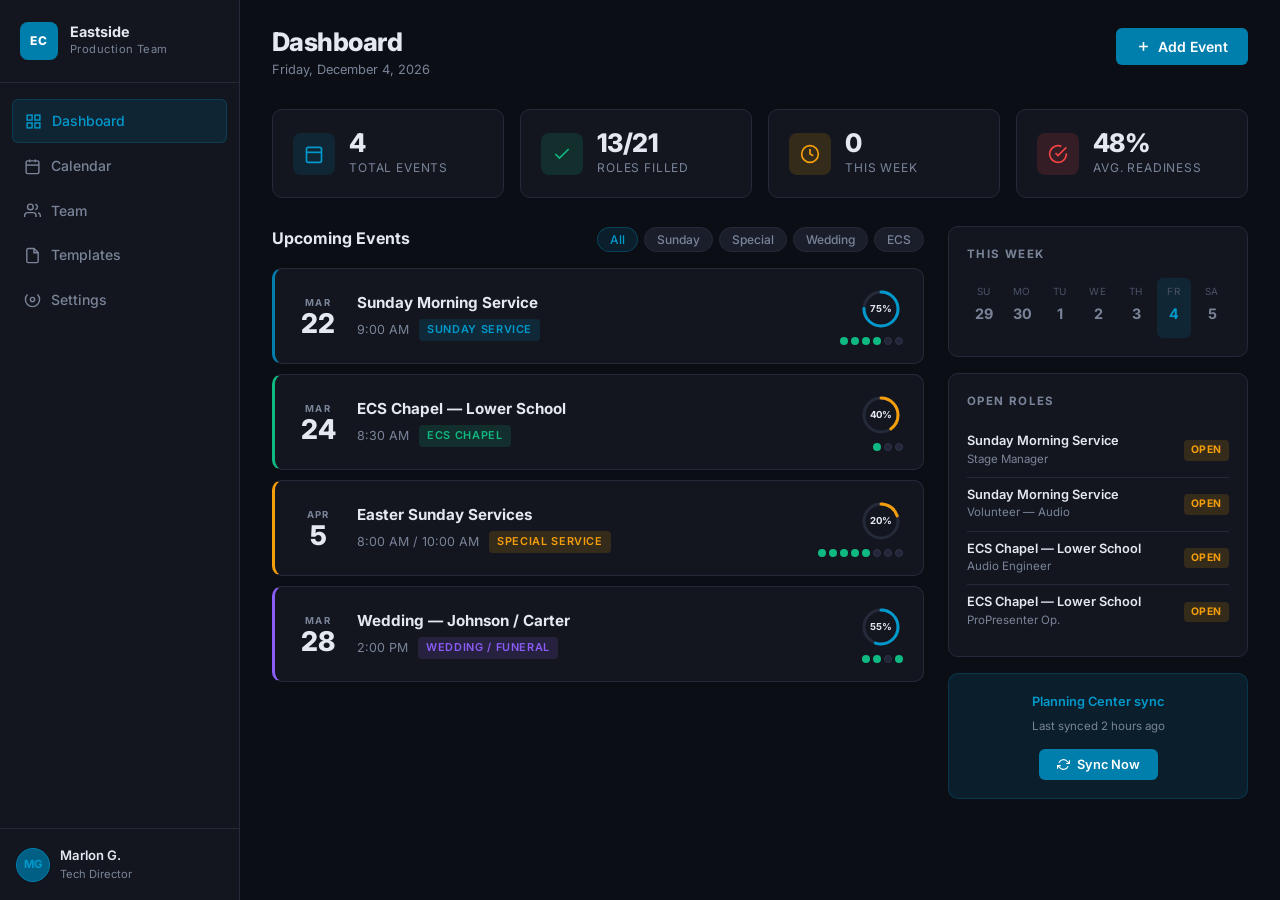
<file: index.html>
<!DOCTYPE html>
<html lang="en">
<head>
  <meta charset="UTF-8" />
  <meta name="viewport" content="width=device-width, initial-scale=1.0" />
  <title>Production Manager — Eastside Church</title>
  <link rel="stylesheet" href="styles.css" />
  <link rel="preconnect" href="https://fonts.googleapis.com" />
  <link rel="stylesheet" href="https://fonts.googleapis.com/css2?family=Inter:wght@400;500;600;700;800&display=swap" />
</head>
<body>

  <!-- SIDEBAR -->
  <aside class="sidebar">
    <div class="sidebar-brand">
      <div class="brand-mark">EC</div>
      <div>
        <div class="brand-name">Eastside</div>
        <div class="brand-sub">Production Team</div>
      </div>
    </div>

    <nav class="sidebar-nav">
      <a href="index.html" class="nav-item active">
        <svg viewBox="0 0 24 24" fill="none" stroke="currentColor" stroke-width="2"><rect x="3" y="3" width="7" height="7"/><rect x="14" y="3" width="7" height="7"/><rect x="3" y="14" width="7" height="7"/><rect x="14" y="14" width="7" height="7"/></svg>
        Dashboard
      </a>
      <a href="#" class="nav-item">
        <svg viewBox="0 0 24 24" fill="none" stroke="currentColor" stroke-width="2"><rect x="3" y="4" width="18" height="18" rx="2"/><line x1="16" y1="2" x2="16" y2="6"/><line x1="8" y1="2" x2="8" y2="6"/><line x1="3" y1="10" x2="21" y2="10"/></svg>
        Calendar
      </a>
      <a href="#" class="nav-item">
        <svg viewBox="0 0 24 24" fill="none" stroke="currentColor" stroke-width="2"><path d="M17 21v-2a4 4 0 0 0-4-4H5a4 4 0 0 0-4 4v2"/><circle cx="9" cy="7" r="4"/><path d="M23 21v-2a4 4 0 0 0-3-3.87"/><path d="M16 3.13a4 4 0 0 1 0 7.75"/></svg>
        Team
      </a>
      <a href="#" class="nav-item">
        <svg viewBox="0 0 24 24" fill="none" stroke="currentColor" stroke-width="2"><path d="M14 2H6a2 2 0 0 0-2 2v16a2 2 0 0 0 2 2h12a2 2 0 0 0 2-2V8z"/><polyline points="14 2 14 8 20 8"/></svg>
        Templates
      </a>
      <a href="#" class="nav-item">
        <svg viewBox="0 0 24 24" fill="none" stroke="currentColor" stroke-width="2"><circle cx="12" cy="12" r="3"/><path d="M19.07 4.93a10 10 0 1 1-14.14 0"/></svg>
        Settings
      </a>
    </nav>

    <div class="sidebar-footer">
      <div class="user-pill">
        <div class="user-avatar">MG</div>
        <div>
          <div class="user-name">Marlon G.</div>
          <div class="user-role">Tech Director</div>
        </div>
      </div>
    </div>
  </aside>

  <!-- MAIN -->
  <main class="main">

    <!-- TOPBAR -->
    <div class="topbar">
      <div class="topbar-left">
        <h1 class="page-title">Dashboard</h1>
        <div class="page-date" id="pageDate"></div>
      </div>
      <div class="topbar-right">
        <button class="btn-add" onclick="openAddModal()">
          <svg viewBox="0 0 24 24" fill="none" stroke="currentColor" stroke-width="2.5"><line x1="12" y1="5" x2="12" y2="19"/><line x1="5" y1="12" x2="19" y2="12"/></svg>
          Add Event
        </button>
      </div>
    </div>

    <!-- STATS ROW -->
    <div class="stats-row" id="statsRow"></div>

    <!-- CONTENT GRID -->
    <div class="content-grid">

      <!-- UPCOMING EVENTS -->
      <section class="events-section">
        <div class="section-header">
          <h2>Upcoming Events</h2>
          <div class="filter-pills">
            <button class="pill active" data-filter="all">All</button>
            <button class="pill" data-filter="sunday">Sunday</button>
            <button class="pill" data-filter="special">Special</button>
            <button class="pill" data-filter="wedding">Wedding</button>
            <button class="pill" data-filter="ecs">ECS</button>
          </div>
        </div>
        <div class="event-list" id="eventList"></div>
      </section>

      <!-- SIDEBAR PANELS -->
      <aside class="right-panel">

        <!-- THIS WEEK MINI CALENDAR -->
        <div class="panel">
          <div class="panel-title">This Week</div>
          <div class="week-strip" id="weekStrip"></div>
        </div>

        <!-- OPEN ROLES -->
        <div class="panel">
          <div class="panel-title">Open Roles</div>
          <div class="open-roles" id="openRoles"></div>
        </div>

        <!-- QUICK ADD -->
        <div class="panel panel-cta">
          <p class="cta-label">Planning Center sync</p>
          <p class="cta-sub">Last synced 2 hours ago</p>
          <button class="btn-sync">
            <svg viewBox="0 0 24 24" fill="none" stroke="currentColor" stroke-width="2"><polyline points="23 4 23 10 17 10"/><polyline points="1 20 1 14 7 14"/><path d="M3.51 9a9 9 0 0 1 14.85-3.36L23 10M1 14l4.64 4.36A9 9 0 0 0 20.49 15"/></svg>
            Sync Now
          </button>
        </div>

      </aside>
    </div>

  </main>

  <!-- ADD EVENT MODAL -->
  <div class="modal-overlay" id="addModal">
    <div class="modal">
      <div class="modal-header">
        <h3>Add New Event</h3>
        <button class="modal-close" onclick="closeAddModal()">&times;</button>
      </div>
      <form class="modal-form" onsubmit="handleAddEvent(event)">
        <div class="form-row">
          <label>Event Name *</label>
          <input type="text" id="newEventName" placeholder="e.g. Sunday Morning Service" required />
        </div>
        <div class="form-row-2">
          <div class="form-row">
            <label>Date *</label>
            <input type="date" id="newEventDate" required />
          </div>
          <div class="form-row">
            <label>Time</label>
            <input type="time" id="newEventTime" value="09:00" />
          </div>
        </div>
        <div class="form-row">
          <label>Event Type *</label>
          <select id="newEventType" required>
            <option value="">Select type</option>
            <option value="sunday">Sunday Service</option>
            <option value="special">Special Service</option>
            <option value="wedding">Wedding / Funeral</option>
            <option value="ecs-chapel">ECS Chapel</option>
            <option value="ecs-performance">ECS Performance</option>
          </select>
        </div>
        <div class="form-row">
          <label>Notes</label>
          <textarea id="newEventNotes" rows="2" placeholder="Any quick context..."></textarea>
        </div>
        <button type="submit" class="btn-submit">Create Event</button>
      </form>
    </div>
  </div>

  <script src="data.js"></script>
  <script src="app.js"></script>
</body>
</html>
</file>
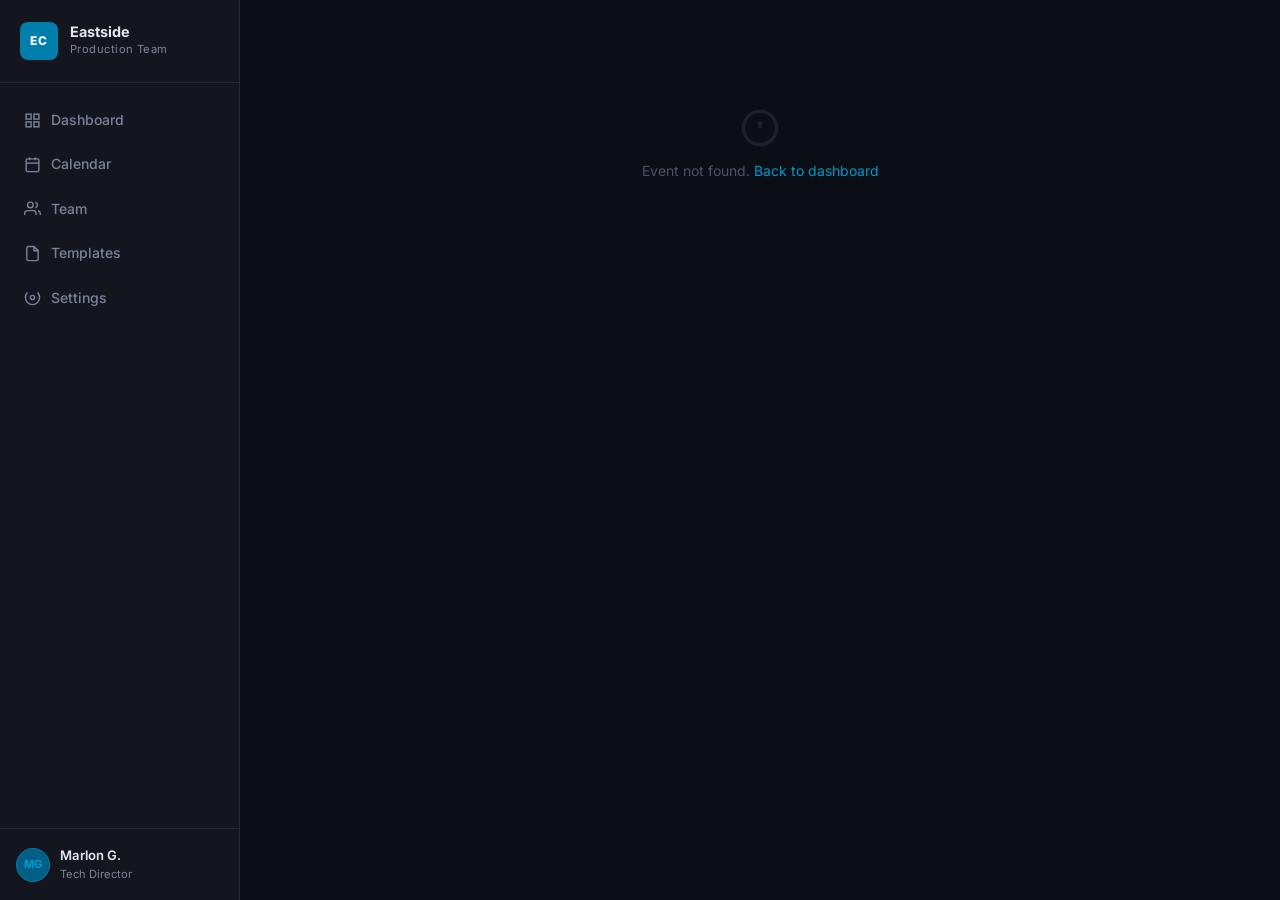
<file: event.html>
<!DOCTYPE html>
<html lang="en">
<head>
  <meta charset="UTF-8" />
  <meta name="viewport" content="width=device-width, initial-scale=1.0" />
  <title>Event Detail — Production Manager</title>
  <link rel="stylesheet" href="styles.css" />
  <link rel="preconnect" href="https://fonts.googleapis.com" />
  <link rel="stylesheet" href="https://fonts.googleapis.com/css2?family=Inter:wght@400;500;600;700;800&display=swap" />
</head>
<body>

  <!-- SIDEBAR -->
  <aside class="sidebar">
    <div class="sidebar-brand">
      <div class="brand-mark">EC</div>
      <div>
        <div class="brand-name">Eastside</div>
        <div class="brand-sub">Production Team</div>
      </div>
    </div>

    <nav class="sidebar-nav">
      <a href="index.html" class="nav-item">
        <svg viewBox="0 0 24 24" fill="none" stroke="currentColor" stroke-width="2"><rect x="3" y="3" width="7" height="7"/><rect x="14" y="3" width="7" height="7"/><rect x="3" y="14" width="7" height="7"/><rect x="14" y="14" width="7" height="7"/></svg>
        Dashboard
      </a>
      <a href="#" class="nav-item">
        <svg viewBox="0 0 24 24" fill="none" stroke="currentColor" stroke-width="2"><rect x="3" y="4" width="18" height="18" rx="2"/><line x1="16" y1="2" x2="16" y2="6"/><line x1="8" y1="2" x2="8" y2="6"/><line x1="3" y1="10" x2="21" y2="10"/></svg>
        Calendar
      </a>
      <a href="#" class="nav-item">
        <svg viewBox="0 0 24 24" fill="none" stroke="currentColor" stroke-width="2"><path d="M17 21v-2a4 4 0 0 0-4-4H5a4 4 0 0 0-4 4v2"/><circle cx="9" cy="7" r="4"/><path d="M23 21v-2a4 4 0 0 0-3-3.87"/><path d="M16 3.13a4 4 0 0 1 0 7.75"/></svg>
        Team
      </a>
      <a href="#" class="nav-item">
        <svg viewBox="0 0 24 24" fill="none" stroke="currentColor" stroke-width="2"><path d="M14 2H6a2 2 0 0 0-2 2v16a2 2 0 0 0 2 2h12a2 2 0 0 0 2-2V8z"/><polyline points="14 2 14 8 20 8"/></svg>
        Templates
      </a>
      <a href="#" class="nav-item">
        <svg viewBox="0 0 24 24" fill="none" stroke="currentColor" stroke-width="2"><circle cx="12" cy="12" r="3"/><path d="M19.07 4.93a10 10 0 1 1-14.14 0"/></svg>
        Settings
      </a>
    </nav>

    <div class="sidebar-footer">
      <div class="user-pill">
        <div class="user-avatar">MG</div>
        <div>
          <div class="user-name">Marlon G.</div>
          <div class="user-role">Tech Director</div>
        </div>
      </div>
    </div>
  </aside>

  <!-- MAIN -->
  <main class="main">

    <!-- EVENT HEADER -->
    <div class="event-topbar">
      <a href="index.html" class="back-link">
        <svg viewBox="0 0 24 24" fill="none" stroke="currentColor" stroke-width="2.5"><polyline points="15 18 9 12 15 6"/></svg>
        Back to Dashboard
      </a>
      <div class="event-header" id="eventHeader"></div>
    </div>

    <!-- PROGRESS BAR -->
    <div class="progress-wrap">
      <div class="progress-label">
        <span>Event Readiness</span>
        <span id="progressPct">0%</span>
      </div>
      <div class="progress-track">
        <div class="progress-fill" id="progressFill"></div>
      </div>
    </div>

    <!-- TABS -->
    <div class="tabs">
      <button class="tab active" data-tab="av">
        <svg viewBox="0 0 24 24" fill="none" stroke="currentColor" stroke-width="2"><polygon points="11 5 6 9 2 9 2 15 6 15 11 19 11 5"/><path d="M19.07 4.93a10 10 0 0 1 0 14.14"/><path d="M15.54 8.46a5 5 0 0 1 0 7.07"/></svg>
        AV Setup
      </button>
      <button class="tab" data-tab="lighting">
        <svg viewBox="0 0 24 24" fill="none" stroke="currentColor" stroke-width="2"><circle cx="12" cy="12" r="5"/><line x1="12" y1="1" x2="12" y2="3"/><line x1="12" y1="21" x2="12" y2="23"/><line x1="4.22" y1="4.22" x2="5.64" y2="5.64"/><line x1="18.36" y1="18.36" x2="19.78" y2="19.78"/><line x1="1" y1="12" x2="3" y2="12"/><line x1="21" y1="12" x2="23" y2="12"/><line x1="4.22" y1="19.78" x2="5.64" y2="18.36"/><line x1="18.36" y1="5.64" x2="19.78" y2="4.22"/></svg>
        Lighting & Projection
      </button>
      <button class="tab" data-tab="stage">
        <svg viewBox="0 0 24 24" fill="none" stroke="currentColor" stroke-width="2"><rect x="2" y="7" width="20" height="15" rx="2"/><polyline points="17 2 12 7 7 2"/></svg>
        Stage Setup
      </button>
      <button class="tab" data-tab="team">
        <svg viewBox="0 0 24 24" fill="none" stroke="currentColor" stroke-width="2"><path d="M17 21v-2a4 4 0 0 0-4-4H5a4 4 0 0 0-4 4v2"/><circle cx="9" cy="7" r="4"/><path d="M23 21v-2a4 4 0 0 0-3-3.87"/><path d="M16 3.13a4 4 0 0 1 0 7.75"/></svg>
        Team
      </button>
    </div>

    <!-- TAB PANELS -->
    <div class="tab-panels">
      <div class="tab-panel active" id="panel-av"></div>
      <div class="tab-panel" id="panel-lighting"></div>
      <div class="tab-panel" id="panel-stage"></div>
      <div class="tab-panel" id="panel-team"></div>
    </div>

  </main>

  <script src="data.js"></script>
  <script src="event.js"></script>
</body>
</html>
</file>
<file: styles.css>
/* =====================================================
   GENERAL EVENT MANAGER — Production Team
   Eastside Church | Dark Dashboard Aesthetic
   ===================================================== */

*, *::before, *::after { box-sizing: border-box; margin: 0; padding: 0; }

:root {
  /* Brand */
  --blue:         #007eac;
  --blue-bright:  #0099cc;
  --blue-dim:     #005f85;
  --blue-glow:    rgba(0, 126, 172, 0.15);

  /* Surfaces */
  --bg:           #0c0e15;
  --surface:      #13161f;
  --surface-2:    #1a1e2b;
  --surface-3:    #222638;
  --border:       #252a3a;
  --border-light: #2e3448;

  /* Text */
  --text:         #e4e8f0;
  --text-muted:   #7a8499;
  --text-dim:     #4a5268;

  /* Status colors */
  --green:        #10b981;
  --green-dim:    rgba(16, 185, 129, 0.15);
  --amber:        #f59e0b;
  --amber-dim:    rgba(245, 158, 11, 0.15);
  --red:          #ef4444;
  --red-dim:      rgba(239, 68, 68, 0.15);
  --purple:       #8b5cf6;
  --purple-dim:   rgba(139, 92, 246, 0.15);

  /* Event type accent colors */
  --type-sunday:      #007eac;
  --type-special:     #f59e0b;
  --type-wedding:     #8b5cf6;
  --type-ecs:         #10b981;
  --type-ecs-perf:    #f97316;

  /* Layout */
  --sidebar-w:    240px;
  --radius:       10px;
  --radius-sm:    6px;
  --shadow:       0 4px 24px rgba(0,0,0,0.4);
  --font:         'Inter', system-ui, -apple-system, sans-serif;
}

html { scroll-behavior: smooth; }

body {
  background: var(--bg);
  color: var(--text);
  font-family: var(--font);
  font-size: 15px;
  line-height: 1.6;
  display: flex;
  min-height: 100vh;
}

a { color: var(--blue-bright); text-decoration: none; }

/* =====================================================
   SIDEBAR
   ===================================================== */
.sidebar {
  width: var(--sidebar-w);
  min-height: 100vh;
  background: var(--surface);
  border-right: 1px solid var(--border);
  display: flex;
  flex-direction: column;
  position: fixed;
  top: 0;
  left: 0;
  bottom: 0;
  z-index: 50;
}

.sidebar-brand {
  display: flex;
  align-items: center;
  gap: 12px;
  padding: 22px 20px;
  border-bottom: 1px solid var(--border);
}

.brand-mark {
  width: 38px;
  height: 38px;
  background: var(--blue);
  border-radius: 8px;
  display: flex;
  align-items: center;
  justify-content: center;
  font-size: 0.75rem;
  font-weight: 800;
  letter-spacing: 0.05em;
  color: #fff;
  flex-shrink: 0;
}

.brand-name {
  font-size: 0.9rem;
  font-weight: 700;
  color: var(--text);
  line-height: 1.2;
}

.brand-sub {
  font-size: 0.7rem;
  color: var(--text-muted);
  letter-spacing: 0.04em;
}

.sidebar-nav {
  flex: 1;
  padding: 16px 12px;
  display: flex;
  flex-direction: column;
  gap: 2px;
}

.nav-item {
  display: flex;
  align-items: center;
  gap: 10px;
  padding: 10px 12px;
  border-radius: var(--radius-sm);
  color: var(--text-muted);
  font-size: 0.875rem;
  font-weight: 500;
  transition: background 0.15s, color 0.15s;
  cursor: pointer;
}

.nav-item svg {
  width: 17px;
  height: 17px;
  flex-shrink: 0;
}

.nav-item:hover {
  background: var(--surface-2);
  color: var(--text);
}

.nav-item.active {
  background: var(--blue-glow);
  color: var(--blue-bright);
  border: 1px solid rgba(0, 153, 204, 0.2);
}

.sidebar-footer {
  padding: 16px;
  border-top: 1px solid var(--border);
}

.user-pill {
  display: flex;
  align-items: center;
  gap: 10px;
}

.user-avatar {
  width: 34px;
  height: 34px;
  background: var(--blue-dim);
  border: 1px solid var(--blue);
  border-radius: 50%;
  display: flex;
  align-items: center;
  justify-content: center;
  font-size: 0.7rem;
  font-weight: 700;
  color: var(--blue-bright);
  flex-shrink: 0;
}

.user-name {
  font-size: 0.82rem;
  font-weight: 600;
  color: var(--text);
}

.user-role {
  font-size: 0.7rem;
  color: var(--text-muted);
}

/* =====================================================
   MAIN
   ===================================================== */
.main {
  flex: 1;
  margin-left: var(--sidebar-w);
  min-height: 100vh;
  padding: 28px 32px;
  max-width: 1300px;
}

/* =====================================================
   TOPBAR
   ===================================================== */
.topbar {
  display: flex;
  align-items: flex-start;
  justify-content: space-between;
  margin-bottom: 28px;
}

.topbar-left {}
.page-title {
  font-size: 1.6rem;
  font-weight: 800;
  color: var(--text);
  letter-spacing: -0.02em;
  line-height: 1.1;
}

.page-date {
  font-size: 0.8rem;
  color: var(--text-muted);
  margin-top: 4px;
}

.btn-add {
  display: flex;
  align-items: center;
  gap: 7px;
  background: var(--blue);
  color: #fff;
  border: none;
  border-radius: var(--radius-sm);
  padding: 10px 20px;
  font-size: 0.875rem;
  font-weight: 600;
  font-family: var(--font);
  cursor: pointer;
  transition: background 0.15s, transform 0.1s;
}

.btn-add svg { width: 15px; height: 15px; }

.btn-add:hover {
  background: var(--blue-bright);
  transform: translateY(-1px);
}

/* =====================================================
   STATS ROW
   ===================================================== */
.stats-row {
  display: grid;
  grid-template-columns: repeat(4, 1fr);
  gap: 16px;
  margin-bottom: 28px;
}

.stat-card {
  background: var(--surface);
  border: 1px solid var(--border);
  border-radius: var(--radius);
  padding: 20px;
  display: flex;
  align-items: center;
  gap: 14px;
  transition: border-color 0.2s;
}

.stat-card:hover { border-color: var(--border-light); }

.stat-icon {
  width: 42px;
  height: 42px;
  border-radius: 8px;
  display: flex;
  align-items: center;
  justify-content: center;
  flex-shrink: 0;
}

.stat-icon svg { width: 20px; height: 20px; }

.stat-icon.blue  { background: var(--blue-glow); color: var(--blue-bright); }
.stat-icon.green { background: var(--green-dim); color: var(--green); }
.stat-icon.amber { background: var(--amber-dim); color: var(--amber); }
.stat-icon.red   { background: var(--red-dim);   color: var(--red); }

.stat-info {}
.stat-value {
  font-size: 1.6rem;
  font-weight: 800;
  color: var(--text);
  line-height: 1;
  letter-spacing: -0.02em;
}

.stat-label {
  font-size: 0.75rem;
  color: var(--text-muted);
  margin-top: 3px;
  text-transform: uppercase;
  letter-spacing: 0.07em;
}

/* =====================================================
   CONTENT GRID
   ===================================================== */
.content-grid {
  display: grid;
  grid-template-columns: 1fr 300px;
  gap: 24px;
  align-items: start;
}

/* =====================================================
   EVENTS SECTION
   ===================================================== */
.events-section {}

.section-header {
  display: flex;
  align-items: center;
  justify-content: space-between;
  margin-bottom: 16px;
}

.section-header h2 {
  font-size: 1rem;
  font-weight: 700;
  color: var(--text);
}

.filter-pills {
  display: flex;
  gap: 6px;
}

.pill {
  background: var(--surface-2);
  color: var(--text-muted);
  border: 1px solid var(--border);
  border-radius: 20px;
  padding: 4px 12px;
  font-size: 0.75rem;
  font-weight: 500;
  cursor: pointer;
  font-family: var(--font);
  transition: background 0.15s, color 0.15s, border-color 0.15s;
}

.pill:hover { background: var(--surface-3); color: var(--text); }

.pill.active {
  background: var(--blue-glow);
  color: var(--blue-bright);
  border-color: rgba(0,153,204,0.3);
}

.event-list {
  display: flex;
  flex-direction: column;
  gap: 10px;
}

.event-card {
  background: var(--surface);
  border: 1px solid var(--border);
  border-left: 3px solid transparent;
  border-radius: var(--radius);
  padding: 18px 20px;
  display: grid;
  grid-template-columns: auto 1fr auto;
  align-items: center;
  gap: 16px;
  cursor: pointer;
  transition: background 0.15s, border-color 0.2s, transform 0.15s;
  text-decoration: none;
  color: inherit;
}

.event-card:hover {
  background: var(--surface-2);
  transform: translateX(2px);
}

/* left border by type */
.event-card[data-type="sunday"]         { border-left-color: var(--type-sunday); }
.event-card[data-type="special"]        { border-left-color: var(--type-special); }
.event-card[data-type="wedding"]        { border-left-color: var(--type-wedding); }
.event-card[data-type="ecs-chapel"]     { border-left-color: var(--type-ecs); }
.event-card[data-type="ecs-performance"]{ border-left-color: var(--type-ecs-perf); }

.event-date-block {
  text-align: center;
  min-width: 46px;
}

.event-date-block .edb-month {
  font-size: 0.6rem;
  font-weight: 700;
  letter-spacing: 0.12em;
  text-transform: uppercase;
  color: var(--text-muted);
}

.event-date-block .edb-day {
  font-size: 1.7rem;
  font-weight: 800;
  color: var(--text);
  line-height: 1;
}

.event-info {}
.event-name {
  font-size: 0.95rem;
  font-weight: 700;
  color: var(--text);
  margin-bottom: 4px;
}

.event-meta {
  display: flex;
  align-items: center;
  gap: 10px;
  flex-wrap: wrap;
}

.event-time {
  font-size: 0.78rem;
  color: var(--text-muted);
}

.type-badge {
  font-size: 0.68rem;
  font-weight: 600;
  letter-spacing: 0.06em;
  text-transform: uppercase;
  border-radius: 4px;
  padding: 2px 8px;
}

.type-badge.sunday         { background: rgba(0,126,172,0.18); color: var(--blue-bright); }
.type-badge.special        { background: var(--amber-dim); color: var(--amber); }
.type-badge.wedding        { background: var(--purple-dim); color: var(--purple); }
.type-badge.ecs-chapel     { background: var(--green-dim); color: var(--green); }
.type-badge.ecs-performance{ background: rgba(249,115,22,0.15); color: #f97316; }

.event-status {
  display: flex;
  flex-direction: column;
  align-items: flex-end;
  gap: 6px;
}

.readiness-ring {
  position: relative;
  width: 44px;
  height: 44px;
}

.readiness-ring svg {
  transform: rotate(-90deg);
}

.ring-track {
  fill: none;
  stroke: var(--border);
  stroke-width: 3;
}

.ring-fill {
  fill: none;
  stroke-width: 3;
  stroke-linecap: round;
  transition: stroke-dashoffset 0.5s ease;
}

.ring-pct {
  position: absolute;
  inset: 0;
  display: flex;
  align-items: center;
  justify-content: center;
  font-size: 0.6rem;
  font-weight: 700;
  color: var(--text);
}

.team-dots {
  display: flex;
  gap: 3px;
}

.team-dot {
  width: 8px;
  height: 8px;
  border-radius: 50%;
}

.team-dot.filled { background: var(--green); }
.team-dot.open   { background: var(--surface-3); border: 1px solid var(--border-light); }

/* =====================================================
   RIGHT PANEL
   ===================================================== */
.right-panel {
  display: flex;
  flex-direction: column;
  gap: 16px;
}

.panel {
  background: var(--surface);
  border: 1px solid var(--border);
  border-radius: var(--radius);
  padding: 18px;
}

.panel-title {
  font-size: 0.72rem;
  font-weight: 700;
  letter-spacing: 0.12em;
  text-transform: uppercase;
  color: var(--text-muted);
  margin-bottom: 14px;
}

/* Week Strip */
.week-strip {
  display: grid;
  grid-template-columns: repeat(7, 1fr);
  gap: 4px;
}

.week-day {
  text-align: center;
  padding: 6px 2px;
  border-radius: 6px;
  cursor: default;
}

.week-day .wd-name {
  font-size: 0.62rem;
  color: var(--text-dim);
  text-transform: uppercase;
  letter-spacing: 0.06em;
}

.week-day .wd-num {
  font-size: 0.9rem;
  font-weight: 700;
  color: var(--text-muted);
  margin-top: 2px;
}

.week-day.has-event .wd-num { color: var(--blue-bright); }
.week-day.today { background: var(--blue-glow); }
.week-day.today .wd-num { color: var(--blue-bright); }

.week-day .wd-dot {
  width: 4px;
  height: 4px;
  border-radius: 50%;
  background: var(--blue-bright);
  margin: 3px auto 0;
  opacity: 0;
}

.week-day.has-event .wd-dot { opacity: 1; }

/* Open Roles */
.open-role-item {
  display: flex;
  align-items: center;
  justify-content: space-between;
  padding: 9px 0;
  border-bottom: 1px solid var(--border);
  gap: 8px;
}

.open-role-item:last-child { border-bottom: none; }

.role-event-name {
  font-size: 0.8rem;
  font-weight: 600;
  color: var(--text);
  line-height: 1.2;
}

.role-name {
  font-size: 0.72rem;
  color: var(--text-muted);
  margin-top: 1px;
}

.role-tag {
  font-size: 0.65rem;
  font-weight: 700;
  text-transform: uppercase;
  letter-spacing: 0.06em;
  background: var(--amber-dim);
  color: var(--amber);
  border-radius: 4px;
  padding: 2px 7px;
  flex-shrink: 0;
}

/* CTA Panel */
.panel-cta {
  background: var(--blue-glow);
  border-color: rgba(0,153,204,0.2);
  text-align: center;
}

.cta-label {
  font-size: 0.8rem;
  font-weight: 600;
  color: var(--blue-bright);
  margin-bottom: 4px;
}

.cta-sub {
  font-size: 0.72rem;
  color: var(--text-muted);
  margin-bottom: 14px;
}

.btn-sync {
  display: inline-flex;
  align-items: center;
  gap: 7px;
  background: var(--blue);
  color: #fff;
  border: none;
  border-radius: var(--radius-sm);
  padding: 8px 18px;
  font-size: 0.8rem;
  font-weight: 600;
  cursor: pointer;
  font-family: var(--font);
  transition: background 0.15s;
}

.btn-sync svg { width: 13px; height: 13px; }
.btn-sync:hover { background: var(--blue-bright); }

/* =====================================================
   ADD EVENT MODAL
   ===================================================== */
.modal-overlay {
  display: none;
  position: fixed;
  inset: 0;
  background: rgba(0,0,0,0.7);
  backdrop-filter: blur(4px);
  z-index: 200;
  align-items: center;
  justify-content: center;
  padding: 24px;
}

.modal-overlay.active { display: flex; }

.modal {
  background: var(--surface);
  border: 1px solid var(--border-light);
  border-radius: 14px;
  max-width: 480px;
  width: 100%;
  box-shadow: 0 24px 80px rgba(0,0,0,0.6);
}

.modal-header {
  display: flex;
  align-items: center;
  justify-content: space-between;
  padding: 20px 24px;
  border-bottom: 1px solid var(--border);
}

.modal-header h3 {
  font-size: 1rem;
  font-weight: 700;
  color: var(--text);
}

.modal-close {
  background: var(--surface-2);
  border: 1px solid var(--border);
  color: var(--text-muted);
  width: 30px;
  height: 30px;
  border-radius: 6px;
  font-size: 1.1rem;
  cursor: pointer;
  display: flex;
  align-items: center;
  justify-content: center;
  transition: color 0.15s;
}

.modal-close:hover { color: var(--text); }

.modal-form {
  padding: 20px 24px 24px;
  display: flex;
  flex-direction: column;
  gap: 0;
}

.form-row {
  display: flex;
  flex-direction: column;
  margin-bottom: 14px;
}

.form-row-2 {
  display: grid;
  grid-template-columns: 1fr 1fr;
  gap: 12px;
}

.form-row label {
  font-size: 0.72rem;
  font-weight: 700;
  letter-spacing: 0.08em;
  text-transform: uppercase;
  color: var(--text-muted);
  margin-bottom: 6px;
}

.form-row input,
.form-row select,
.form-row textarea {
  background: var(--surface-2);
  border: 1px solid var(--border);
  border-radius: var(--radius-sm);
  color: var(--text);
  padding: 10px 13px;
  font-size: 0.875rem;
  font-family: var(--font);
  outline: none;
  transition: border-color 0.2s, box-shadow 0.2s;
}

.form-row input:focus,
.form-row select:focus,
.form-row textarea:focus {
  border-color: var(--blue);
  box-shadow: 0 0 0 3px var(--blue-glow);
}

.form-row select option { background: var(--surface-2); }
.form-row textarea { resize: vertical; }

.btn-submit {
  background: var(--blue);
  color: #fff;
  border: none;
  border-radius: var(--radius-sm);
  padding: 12px;
  font-size: 0.875rem;
  font-weight: 700;
  cursor: pointer;
  font-family: var(--font);
  transition: background 0.15s;
  margin-top: 8px;
}

.btn-submit:hover { background: var(--blue-bright); }

/* =====================================================
   EVENT DETAIL PAGE
   ===================================================== */
.event-topbar {
  margin-bottom: 24px;
}

.back-link {
  display: inline-flex;
  align-items: center;
  gap: 6px;
  color: var(--text-muted);
  font-size: 0.8rem;
  font-weight: 500;
  margin-bottom: 20px;
  transition: color 0.15s;
}

.back-link svg { width: 15px; height: 15px; }
.back-link:hover { color: var(--text); }

.event-header {
  display: flex;
  align-items: flex-start;
  justify-content: space-between;
  gap: 16px;
}

.event-header-left {}
.event-header-title {
  font-size: 1.8rem;
  font-weight: 800;
  color: var(--text);
  letter-spacing: -0.02em;
  line-height: 1.1;
  margin-bottom: 10px;
}

.event-header-meta {
  display: flex;
  align-items: center;
  gap: 12px;
  flex-wrap: wrap;
}

.event-header-date {
  font-size: 0.85rem;
  color: var(--text-muted);
}

.event-header-actions {
  display: flex;
  gap: 8px;
  flex-shrink: 0;
}

.btn-ghost {
  display: flex;
  align-items: center;
  gap: 6px;
  background: var(--surface-2);
  border: 1px solid var(--border);
  color: var(--text-muted);
  border-radius: var(--radius-sm);
  padding: 8px 16px;
  font-size: 0.8rem;
  font-weight: 600;
  cursor: pointer;
  font-family: var(--font);
  transition: border-color 0.15s, color 0.15s;
}

.btn-ghost svg { width: 14px; height: 14px; }
.btn-ghost:hover { border-color: var(--border-light); color: var(--text); }

/* Progress */
.progress-wrap {
  margin-bottom: 24px;
}

.progress-label {
  display: flex;
  justify-content: space-between;
  font-size: 0.75rem;
  color: var(--text-muted);
  margin-bottom: 8px;
}

.progress-track {
  height: 4px;
  background: var(--surface-3);
  border-radius: 4px;
  overflow: hidden;
}

.progress-fill {
  height: 100%;
  background: linear-gradient(90deg, var(--blue), var(--blue-bright));
  border-radius: 4px;
  transition: width 0.5s ease;
}

/* Tabs */
.tabs {
  display: flex;
  gap: 0;
  border-bottom: 1px solid var(--border);
  margin-bottom: 24px;
}

.tab {
  display: flex;
  align-items: center;
  gap: 8px;
  background: none;
  border: none;
  border-bottom: 2px solid transparent;
  color: var(--text-muted);
  padding: 12px 18px;
  font-size: 0.85rem;
  font-weight: 600;
  font-family: var(--font);
  cursor: pointer;
  transition: color 0.15s, border-color 0.15s;
  margin-bottom: -1px;
}

.tab svg { width: 15px; height: 15px; }

.tab:hover { color: var(--text); }

.tab.active {
  color: var(--blue-bright);
  border-bottom-color: var(--blue-bright);
}

.tab-panel { display: none; }
.tab-panel.active { display: block; }

/* Checklist Section */
.checklist-section {
  background: var(--surface);
  border: 1px solid var(--border);
  border-radius: var(--radius);
  overflow: hidden;
  margin-bottom: 16px;
}

.checklist-header {
  display: flex;
  align-items: center;
  justify-content: space-between;
  padding: 16px 20px;
  border-bottom: 1px solid var(--border);
}

.checklist-title {
  font-size: 0.9rem;
  font-weight: 700;
  color: var(--text);
  display: flex;
  align-items: center;
  gap: 8px;
}

.checklist-title svg { width: 16px; height: 16px; color: var(--blue-bright); }

.checklist-count {
  font-size: 0.72rem;
  font-weight: 700;
  color: var(--text-muted);
  background: var(--surface-2);
  border: 1px solid var(--border);
  border-radius: 10px;
  padding: 2px 8px;
}

.checklist-count.all-done {
  background: var(--green-dim);
  border-color: rgba(16,185,129,0.3);
  color: var(--green);
}

.checklist-items {
  padding: 8px 0;
}

.check-item {
  display: flex;
  align-items: center;
  gap: 12px;
  padding: 11px 20px;
  cursor: pointer;
  transition: background 0.1s;
}

.check-item:hover { background: var(--surface-2); }

.check-item input[type="checkbox"] {
  width: 17px;
  height: 17px;
  border: 2px solid var(--border-light);
  border-radius: 4px;
  background: var(--surface-2);
  cursor: pointer;
  accent-color: var(--green);
  flex-shrink: 0;
}

.check-label {
  font-size: 0.875rem;
  color: var(--text);
  flex: 1;
  transition: color 0.15s;
}

.check-item.checked .check-label {
  color: var(--text-dim);
  text-decoration: line-through;
}

.check-note {
  font-size: 0.72rem;
  color: var(--text-dim);
  font-style: italic;
}

/* Notes area inside checklist */
.checklist-notes {
  padding: 12px 20px;
  border-top: 1px solid var(--border);
}

.checklist-notes textarea {
  width: 100%;
  background: var(--surface-2);
  border: 1px solid var(--border);
  border-radius: var(--radius-sm);
  color: var(--text);
  padding: 10px 12px;
  font-size: 0.82rem;
  font-family: var(--font);
  outline: none;
  resize: vertical;
  min-height: 70px;
  transition: border-color 0.2s;
}

.checklist-notes textarea:focus { border-color: var(--blue); }
.checklist-notes textarea::placeholder { color: var(--text-dim); }

/* Team panel */
.team-grid {
  display: grid;
  grid-template-columns: repeat(auto-fill, minmax(260px, 1fr));
  gap: 12px;
}

.role-card {
  background: var(--surface);
  border: 1px solid var(--border);
  border-radius: var(--radius);
  padding: 16px 18px;
  display: flex;
  align-items: center;
  gap: 14px;
  transition: border-color 0.2s;
}

.role-card:hover { border-color: var(--border-light); }

.role-card.confirmed { border-left: 3px solid var(--green); }
.role-card.open      { border-left: 3px solid var(--amber); }

.role-avatar {
  width: 38px;
  height: 38px;
  border-radius: 50%;
  display: flex;
  align-items: center;
  justify-content: center;
  font-size: 0.75rem;
  font-weight: 700;
  flex-shrink: 0;
}

.role-avatar.confirmed { background: var(--green-dim); color: var(--green); border: 1px solid rgba(16,185,129,0.3); }
.role-avatar.open      { background: var(--amber-dim); color: var(--amber); border: 1px solid rgba(245,158,11,0.3); }

.role-card-info {}
.role-card-title {
  font-size: 0.82rem;
  font-weight: 700;
  color: var(--text);
}

.role-card-person {
  font-size: 0.77rem;
  color: var(--text-muted);
  margin-top: 2px;
}

.role-card-badge {
  margin-left: auto;
  font-size: 0.63rem;
  font-weight: 700;
  text-transform: uppercase;
  letter-spacing: 0.07em;
  padding: 3px 8px;
  border-radius: 4px;
}

.role-card-badge.confirmed { background: var(--green-dim); color: var(--green); }
.role-card-badge.open      { background: var(--amber-dim); color: var(--amber); }

/* =====================================================
   EMPTY STATE
   ===================================================== */
.empty-state {
  text-align: center;
  padding: 60px 20px;
  color: var(--text-dim);
}

.empty-state svg {
  width: 40px;
  height: 40px;
  margin: 0 auto 12px;
  display: block;
  opacity: 0.3;
}

.empty-state p { font-size: 0.875rem; }

/* =====================================================
   RESPONSIVE
   ===================================================== */
@media (max-width: 960px) {
  .stats-row { grid-template-columns: repeat(2, 1fr); }
  .content-grid { grid-template-columns: 1fr; }
  .right-panel { display: grid; grid-template-columns: repeat(auto-fill, minmax(240px, 1fr)); }
}

@media (max-width: 700px) {
  .sidebar { display: none; }
  .main { margin-left: 0; padding: 20px 16px; }
  .stats-row { grid-template-columns: repeat(2, 1fr); }
  .tabs { overflow-x: auto; }
  .tab { padding: 10px 14px; font-size: 0.78rem; white-space: nowrap; }
}
</file>
